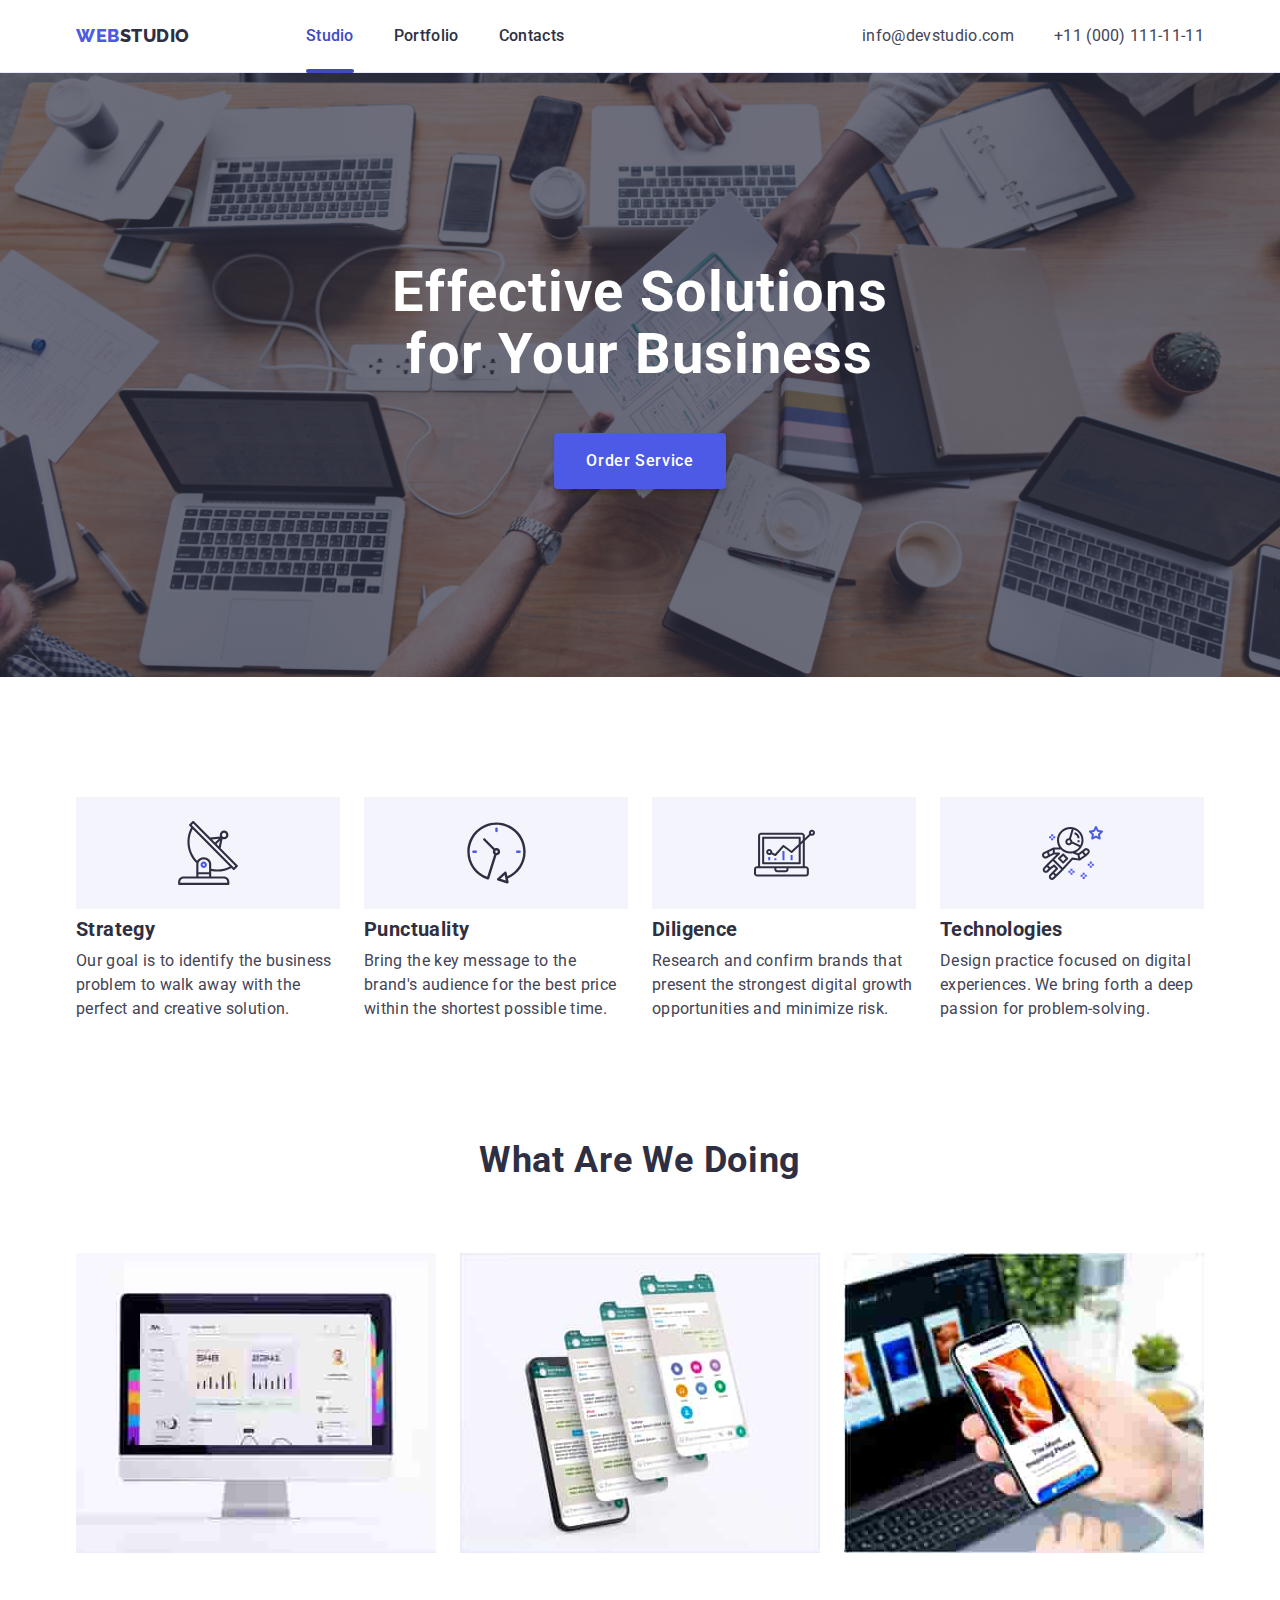
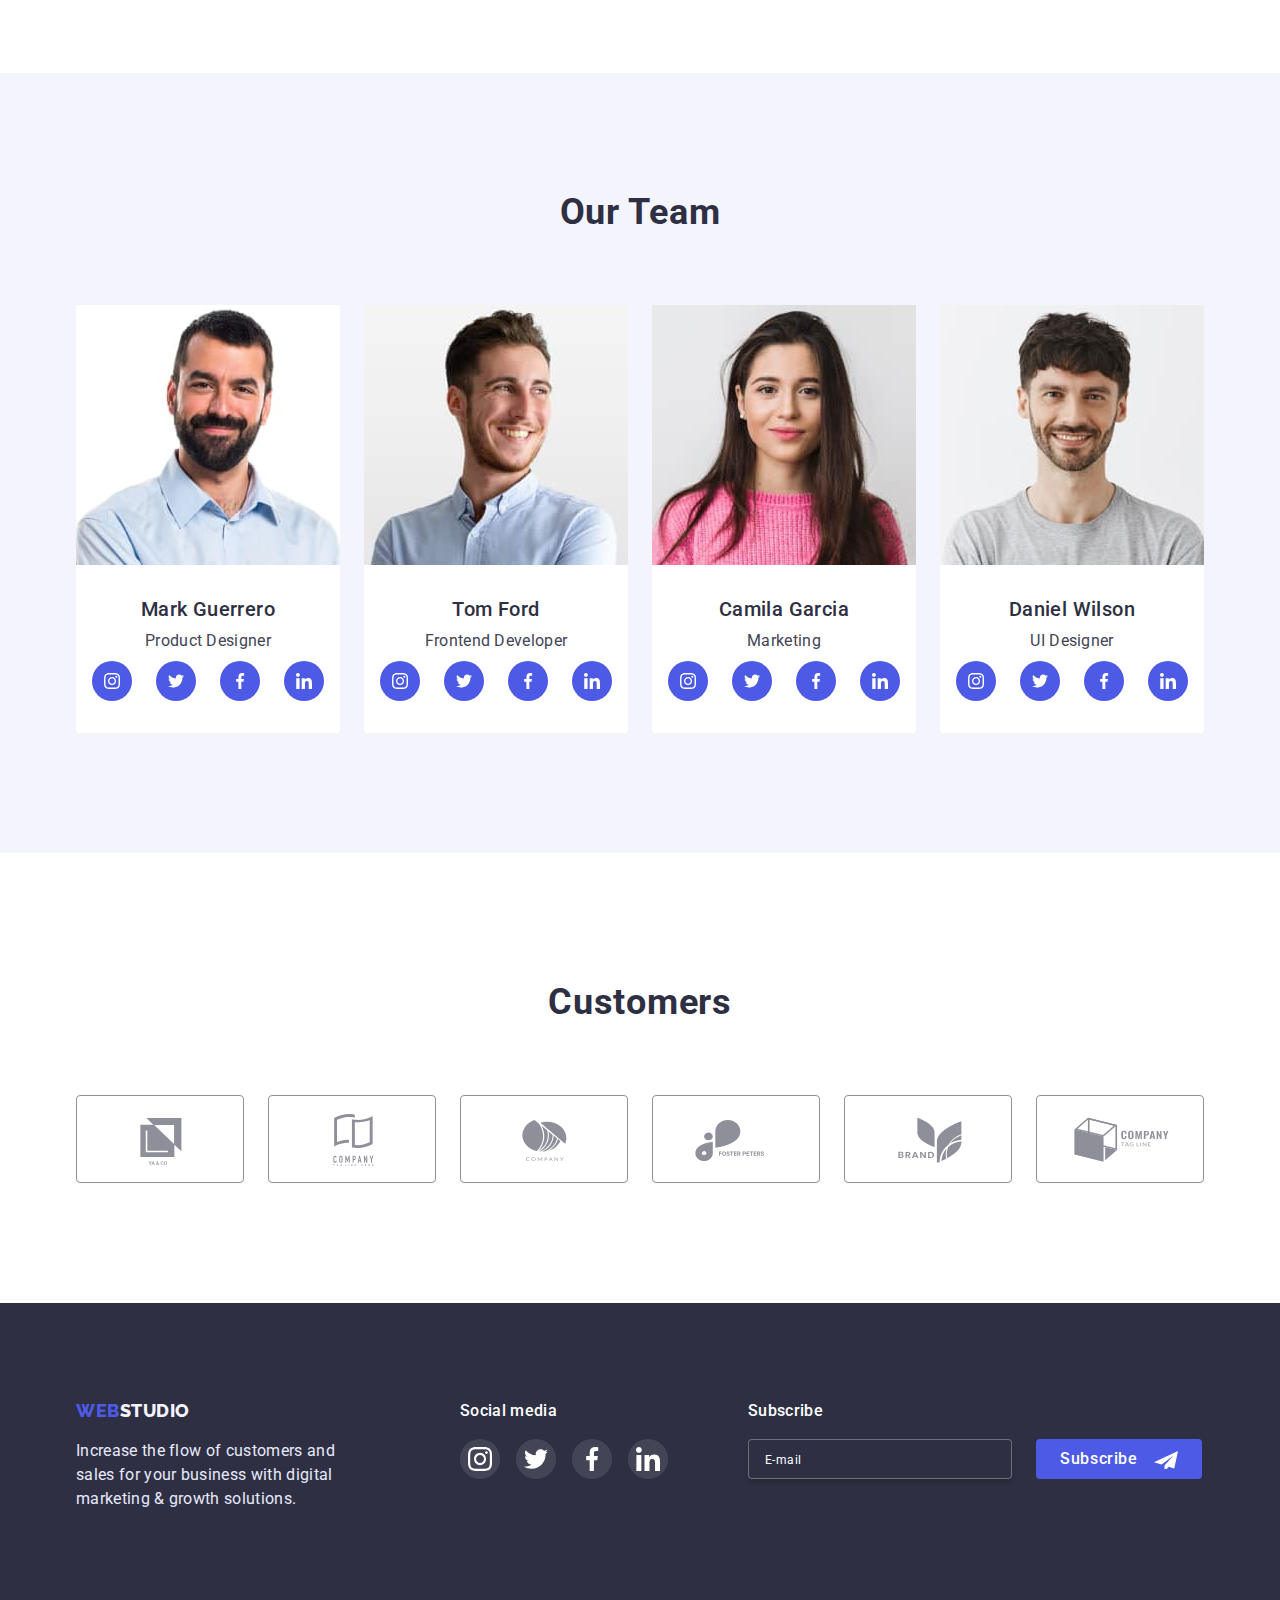
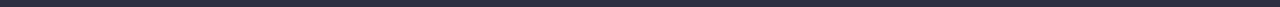
<file: index.html>
<!DOCTYPE html>
<html lang="en">
    <head>
        <meta charset="UTF-8">
        <meta http-equiv="X-UA-Compatible" content="IE=edge">
        <meta name="viewport" content="width=device-width, initial-scale=1.0">
        <title>Document</title> 
        <link rel="preconnect" href="https://fonts.googleapis.com">
        <link rel="preconnect" href="https://fonts.gstatic.com" crossorigin>
        <link href="https://fonts.googleapis.com/css2?family=Raleway:wght@800&family=Roboto:wght@400;500;700;900&display=swap" rel="stylesheet">
        <link rel="stylesheet" href="https://cdnjs.cloudflare.com/ajax/libs/modern-normalize/1.1.0/modern-normalize.min.css"/>
        <link rel="stylesheet" href="./css/styles.css"/>
    </head>

<body>
    <header class="page-header">
    <div class="container desktop-version">
        <nav class="main-nav">
            <a href="./portfolio.html" class="logo-first logo">WEB<span class="logo-second logo">STUDIO</span></a>
            <ul class="site-nav">
                <li class="nav"><a href="./index.html" class="link nav-link current">Studio</a></li>
                <li class="nav"><a href="./portfolio.html" class="link nav-link">Portfolio</a></li>
                <li class="nav"><a href="" class="link nav-link">Contacts</a></li>
            </ul>
            </nav>
        <address class="page-address">
        <ul class="contacts-nav">
            <li class="contact"><a href="mailto:info@devstudio.com" class="link contact-link">info@devstudio.com</a></li>
            <li class="contact"><a href="tel:+110001111111" class="link contact-link">+11 (000) 111-11-11</a></li>
        </ul>
        </address>
    </div>
        <div class="main-nav-mobile">
            <a href="./index.html" class="logo-first logo">WEB<span class="logo-second logo">STUDIO</span></a>
            <button type="button"  class="hamburger-btn js-open-menu">
                <span class="hamburger-icon"></span>
            </button>
        </div>
        
        <div class="mobile-menu js-menu-container">
            <button class="js-close-menu btn-mobile" type="button">
                <svg class="icon-mobile">
                    <use href="./images/icons.svg#icon-close"></use>
                </svg>
            </button>
            <ul class="mobile-nav">
                <li class="mobile-item"><a href="./index.html" class="mobile-nav-link current">Studio</a></li>
                <li class="mobile-item"><a href="./portfolio.html" class="mobile-nav-link">Portfolio</a></li>
                <li class="mobile-item"><a href="" class="mobile-nav-link">Contacts</a></li>
            </ul>
            <ul class="mobile-contacts">
            <li class="contact-item"><a href="tel:+110001111111" class="mobile-contact-link">+11 (000) 111-11-11</a></li>
            <li class="contact-item"><a href="mailto:info@devstudio.com" class="mobile-contact-link-mail">info@devstudio.com</a></li>
            </ul>

         <ul class="mobile-socials-list">
                <li class="socials-item">
                    <a class="socials-link" href="#">
                        <svg class="socials-icon mobile">
                             <use href="./images/icons.svg#icon-instagram"></use>
                        </svg>
                    </a>
                </li>
                <li class="socials-item">
                    <a class="socials-link" href="#">
                        <svg class="socials-icon mobile">
                            <use href="./images/icons.svg#icon-twitter"></use>
                        </svg>
                    </a>
                </li>
                <li class="socials-item">
                    <a class="socials-link" href="#">
                        <svg class="socials-icon mobile">
                            <use href="./images/icons.svg#icon-facebook"></use>
                        </svg>
                    </a>
                </li>
                <li class="socials-item">
                    <a class="socials-link" href="#">
                        <svg class="socials-icon mobile">
                            <use href="./images/icons.svg#icon-linkedin"></use>
                        </svg>
                    </a>
                </li>
         </ul>
        
        </div>

     </header>
    <main>
        <section class="hero">
            <h1 class="hero-title">Effective Solutions for Your Business</h1>
            <button type="button" class="hero-button" data-modal-open>Order Service</button>
        </section>

        <section class="section">
            <h2 class="visually-hidden">plans</h2>
            <div class="container">
            <ul class="flex-list">
                <li class="flex-item">
                <div class="icon">
                    <svg class="icon-list" width="64" height="64">
                        <use href="./images/icons.svg#icon-antenna"></use>
                    </svg>
                </div>
                <h3 class="subtitle">Strategy</h3>
                <p class="text">
                    Our goal is to identify the business problem to walk away with the perfect and creative solution.
                </p>
                </li>
                
                <li class="flex-item">
                    <div class="icon">
                    <svg class="icon-list" width="61" height="64">
                        <use href="./images/icons.svg#icon-clock"></use>
                    </svg>
                    </div>
                    <h3 class="subtitle">Punctuality</h3>
                    <p class="text">
                        Bring the key message to the brand's audience for the best price within the shortest possible time.
                    </p>
                </li>

                <li class="flex-item">
                    <div class="icon">
                    <svg class="icon-list" width="61" height="64">
                        <use href="./images/icons.svg#icon-computer"></use>
                    </svg>
                    </div>
                    <h3 class="subtitle">Diligence</h3>
                    <p class="text">
                        Research and confirm brands that present the strongest digital growth opportunities and minimize risk.
                    </p>
                </li>

                <li class="flex-item">
                    <div class="icon">
                    <svg class="icon-list" width="61" height="64">
                        <use href="./images/icons.svg#icon-astronaut"></use>
                    </svg>
                    </div>
                    <h3 class="subtitle">Technologies</h3>
                    <p class="text">
                        Design practice focused on digital experiences. We bring forth a deep passion for problem-solving.
                    </p>
                </li>
            </ul>
            </div>
        </section>
        
        <section class="section-img">
            <div class="container">
            <h2 class="headline">What are we doing</h2>
                <ul class="image">
                <li class="pic">
                    <img srcset="./images/comp.jpg 1x, ./images/comp@2x.jpg 2x" src="./images/comp.jpg" alt="monitor" width="360" height="300"/>
                </li>

                <li class="pic">
                    <img srcset="./images/app.jpg 1x, ./images/app@2x.jpg 2x" src="./images/app.jpg" alt="app" width="360" height="300"/>
                </li>

                <li class="pic">
                    <img srcset="./images/phone.jpg 1x, ./images/phone@2x.jpg 2x" src="./images/phone.jpg" alt="phone" width="360" height="300"/>
                </li>
            </ul>
            </div>
        </section>

        <section class="section gallery">
            <div class="container">
            <h2 class="caption">Our Team</h2>
            <ul class="gallery-list">
                <li class="staff">
                    <img srcset="./images/imag.jpg 1x, ./images/imag@2x.jpg 2x" src="./images/imag.jpg" alt="bearded man" width="264"/>
                    <div class="master">
                        <h3 class="subtitle sub-list">Mark Guerrero</h3>
                            <p class="text text-list">Product Designer</p>
                            <ul class="socials-list">
                               <li class="socials-item">
                                <a class="socials-link" href="#">
                                    <svg class="socials-icon">
                                        <use href="./images/icons.svg#icon-instagram"></use>
                                    </svg>
                                </a>
                               </li>
                               <li class="socials-item">
                                <a class="socials-link" href="#">
                                    <svg class="socials-icon">
                                        <use href="./images/icons.svg#icon-twitter"></use>
                                    </svg>
                                </a>
                               </li>
                               <li class="socials-item">
                                <a class="socials-link" href="#">
                                    <svg class="socials-icon">
                                        <use href="./images/icons.svg#icon-facebook"></use>
                                    </svg>
                                </a>
                               </li>
                               <li class="socials-item">
                                <a class="socials-link" href="#">
                                    <svg class="socials-icon">
                                        <use href="./images/icons.svg#icon-linkedin"></use>
                                    </svg>
                                </a>
                               </li>
                            </ul>
                    </div>
                </li>

                <li class="staff">
                    <img srcset="./images/img.jpg 1x, ./images/img@2x.jpg 2x" src="./images/img.jpg" alt="man looking away" width="264"/>
                    <div class="master">
                    <h3 class="subtitle sub-list">Tom Ford</h3>
                        <p class="text text-list">Frontend Developer</p>
                            <ul class="socials-list">
                               <li class="socials-item">
                                <a class="socials-link" href="#">
                                    <svg class="socials-icon">
                                        <use href="./images/icons.svg#icon-instagram"></use>
                                    </svg>
                                </a>
                               </li>
                               <li class="socials-item">
                                <a class="socials-link" href="#">
                                    <svg class="socials-icon">
                                        <use href="./images/icons.svg#icon-twitter"></use>
                                    </svg>
                                </a>
                               </li>
                               <li class="socials-item">
                                <a class="socials-link" href="#">
                                    <svg class="socials-icon">
                                        <use href="./images/icons.svg#icon-facebook"></use>
                                    </svg>
                                </a>
                               </li>
                               <li class="socials-item">
                                <a class="socials-link" href="#">
                                    <svg class="socials-icon">
                                        <use href="./images/icons.svg#icon-linkedin"></use>
                                    </svg>
                                </a>
                               </li>
                            </ul>
                    </div>
                </li>

                <li class="staff">
                    
                    <img srcset="./images/image.jpg 1x, ./images/image@2x.jpg 2x" src="./images/image.jpg" alt="girl in pink" width="264"/>
                    <div class="master">
                    <h3 class="subtitle sub-list">Camila Garcia</h3>
                    <p class="text text-list">Marketing</p>
                            <ul class="socials-list">
                               <li class="socials-item">
                                <a class="socials-link" href="#">
                                    <svg class="socials-icon">
                                        <use href="./images/icons.svg#icon-instagram"></use>
                                    </svg>
                                </a>
                               </li>
                               <li class="socials-item">
                                <a class="socials-link" href="#">
                                    <svg class="socials-icon">
                                        <use href="./images/icons.svg#icon-twitter"></use>
                                    </svg>
                                </a>
                               </li>
                               <li class="socials-item">
                                <a class="socials-link" href="#">
                                    <svg class="socials-icon">
                                        <use href="./images/icons.svg#icon-facebook"></use>
                                    </svg>
                                </a>
                               </li>
                               <li class="socials-item">
                                <a class="socials-link" href="#">
                                    <svg class="socials-icon">
                                        <use href="./images/icons.svg#icon-linkedin"></use>
                                    </svg>
                                </a>
                               </li>
                            </ul>
                    </div>
                </li>

                <li class="staff">
                
                    <img srcset="./images/imgg.jpg 1x, ./images/imgg@2x.jpg 2x" src="./images/imgg.jpg" alt="man in t-shirt" width="264"/>
                    <div class="master">
                    <h3 class="subtitle sub-list">Daniel Wilson</h3>
                    <p class="text text-list">UI Designer</p>
                            <ul class="socials-list">
                               <li class="socials-item">
                                <a class="socials-link" href="#">
                                    <svg class="socials-icon">
                                        <use href="./images/icons.svg#icon-instagram"></use>
                                    </svg>
                                </a>
                               </li>
                               <li class="socials-item">
                                <a class="socials-link" href="#">
                                    <svg class="socials-icon">
                                        <use href="./images/icons.svg#icon-twitter"></use>
                                    </svg>
                                </a>
                               </li>
                               <li class="socials-item">
                                <a class="socials-link" href="#">
                                    <svg class="socials-icon">
                                        <use href="./images/icons.svg#icon-facebook"></use>
                                    </svg>
                                </a>
                               </li>
                               <li class="socials-item">
                                <a class="socials-link" href="#">
                                    <svg class="socials-icon">
                                        <use href="./images/icons.svg#icon-linkedin"></use>
                                    </svg>
                                </a>
                               </li>
                            </ul>
                    </div>
                </li>
            </ul>
            </div>
        </section>

        <section class="customers">
            <div class="container">
                <h2 class="caption">Customers</h2>
                <ul class="client-list">
                <li class="client">
                <a class="adress-client" href="#">
                    <svg class="icon-customers">
                     <use href="./images/icons.svg#icon-yago"></use>
                    </svg>
                </a>
                </li>
                <li class="client">
                <a class="adress-client" href="#">
                   <svg class="icon-customers" >
                     <use href="./images/icons.svg#icon-companytagline"></use>
                   </svg>
                </a>
                </li>
                <li class="client">
                <a class="adress-client" href="#">
                   <svg class="icon-customers" >
                     <use href="./images/icons.svg#icon-company"></use>
                   </svg>
                </a>
                </li>
                <li class="client">
                <a class="adress-client" href="#">
                  <svg class="icon-customers">
                     <use href="./images/icons.svg#icon-fosterpeters"></use>
                  </svg>
                </a>
                </li>
                <li class="client">
                    <a class="adress-client" href="#">
                     <svg class="icon-customers">
                        <use href="./images/icons.svg#icon-brand"></use>
                     </svg>
                    </a>
                </li>
                <li class="client">
                    <a class="adress-client" href="#">
                     <svg class="icon-customers">
                        <use href="./images/icons.svg#icon-companytag"></use>
                     </svg>
                    </a>
                </li>
                </ul>
            </div>
        </section>
    </main>
    <footer class="page-footer">
    <div class="container footer-container">
        <div class="footer-first">
        <a href="./index.html" class="logo-first logo">WEB<span class="logo-footer logo">STUDIO</span></a>
        <p class="text-footer">Increase the flow of customers and sales for your business with digital marketing & growth solutions.</p>
        </div>
        <div class="socials-footer-container">
            <p class="socials-footer">Social media</p>
            <ul class="socials-footer-list">
                <li class="socials-footer-item">
                    <a class="socials-footer-link" href="#">
                        <svg class="socials-footer-icon">
                            <use href="./images/icons.svg#icon-instagram"></use>
                        </svg>
                    </a>
                </li>
                <li class="socials-footer-item"> 
                    <a class="socials-footer-link" href="#">
                        <svg class="socials-footer-icon">
                            <use href="./images/icons.svg#icon-twitter"></use>
                        </svg>
                    </a>
                </li>
                <li class="socials-footer-item">
                    <a class="socials-footer-link" href="#">
                        <svg class="socials-footer-icon">
                            <use href="./images/icons.svg#icon-facebook"></use>
                        </svg>
                    </a>
                </li>
                <li class="socials-footer-item">
                    <a class="socials-footer-link" href="#">
                        <svg class="socials-footer-icon"> 
                            <use href="./images/icons.svg#icon-linkedin"></use>
                        </svg>
                    </a>
                </li>
            </ul>
        </div>
            
            <div class="subscribe-container">
            <p class="footer-form-caption socials-footer">Subscribe</p>
            <form class="footer-form">
                   
                    <input class="footer-input" type="email" name="email" id="email" placeholder="E-mail" />
                    <button class="footer-form-btn" type="submit">Subscribe
                        <svg class="footer-form-btn-icon">
                            <use href="./images/icons.svg#icon-subscribe" width="24" height="24" ></use>
                        </svg>
                    </button>
                    
            </form>
            </div>
    </div>
    </footer>

    <div class="backdrop is-hidden" data-modal>
        <div class="modal">
             <button class="modal-close" type="button" data-modal-close>
                <svg class="modal-icon">
                    <use href="./images/icons.svg#icon-close"></use>
                </svg>
             </button>
        <form name="contact-form" autocomplete="on" novalidate class="modal-form">
                <p class="form-title">Leave your contacts and we will call you back</p>
                    <div class="modal-form-input-container">
                    <label class="modal-form-caption" for="name">Name</label>
                    <input class="modal-form-input input-icon" id="name" type="text" name="name"/>
                    <svg class="modal-form-icon" width="18" height="18">
                        <use href="./images/icons.svg#icon-person"></use>
                    </svg>
                    </div>
                    
                    <div class="modal-form-input-container">
                    <label class="modal-form-caption" for="phone">Phone</label>
                    <input class="modal-form-input" id="phone" type="tel" name="phone"/>
                    <svg class="modal-form-icon" width="18" height="24">
                        <use href="./images/icons.svg#icon-phone"></use>
                    </svg>
                    </div>
                    
                    <div class="modal-form-input-container">
                    <label class="modal-form-caption" for="user-email">Email</label>
                    <input class="modal-form-input"  type="email" name="email" id="user-email" />
                    <svg class="modal-form-icon" width="18" height="24">
                        <use href="./images/icons.svg#icon-email"></use>
                    </svg>
                    </div>
                    
                    <div class="modal-form-input-container form-comment">
                    <label class="modal-form-caption textarea">Comment</label>
                        <textarea name="comment" id="comment" class="modal-form-message" cols="30" rows="8" placeholder="Text input"></textarea>
                    
                    </div>
    
                    <label class="modal-form-check">
                        <input class="checkbox-input visually-hidden" type="checkbox" name="checkbox" id="checkbox">
                        <span class="checkbox-icon"></span>
                        <span>I accept the terms and conditions of the <a class="link-privacy" href="">Privacy Policy</a></span>
                    </label>
                    
                    
                    <div class="btn"><button class="btn-form" type="submit">Send</button></div>
        </form>
        </div>
    </div>
    <script src="./js/mobile-menu.js"></script>
    <script src="./js/modal.js"></script>
</body>
</html>
</file>
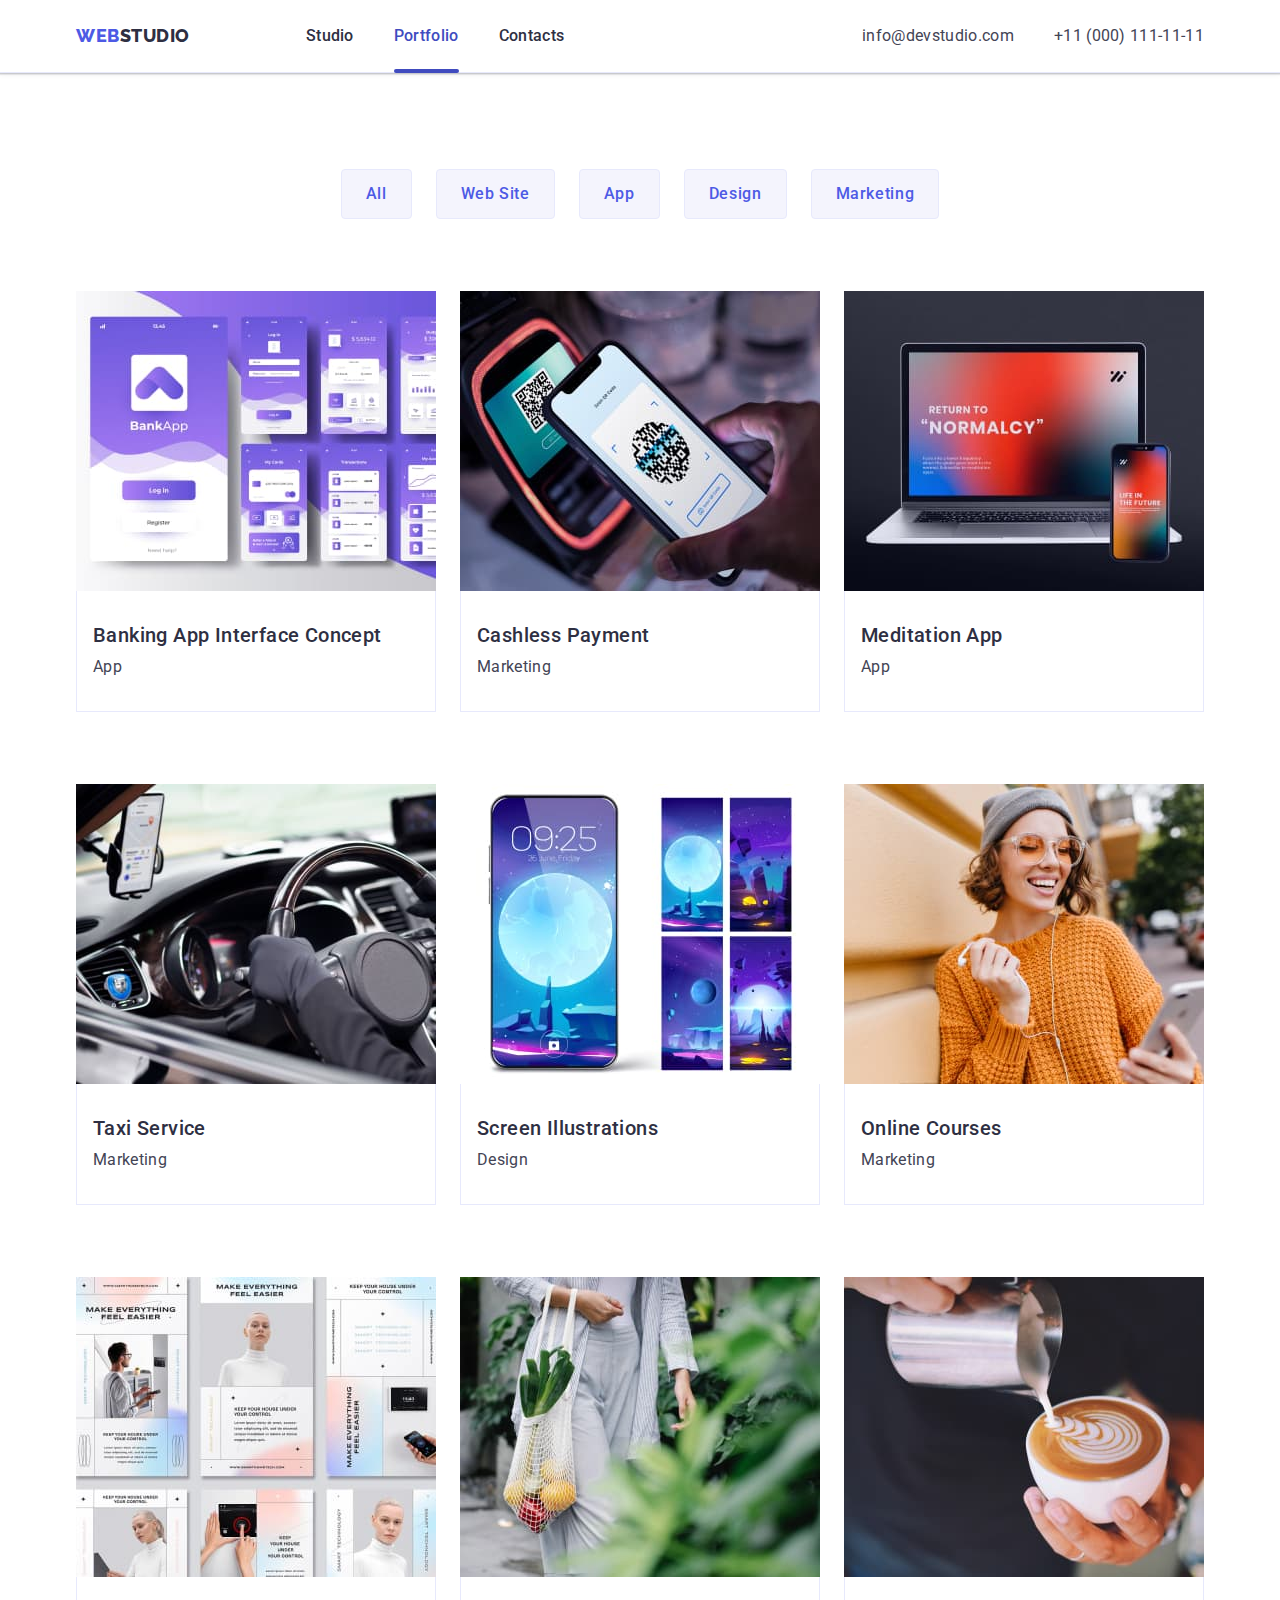
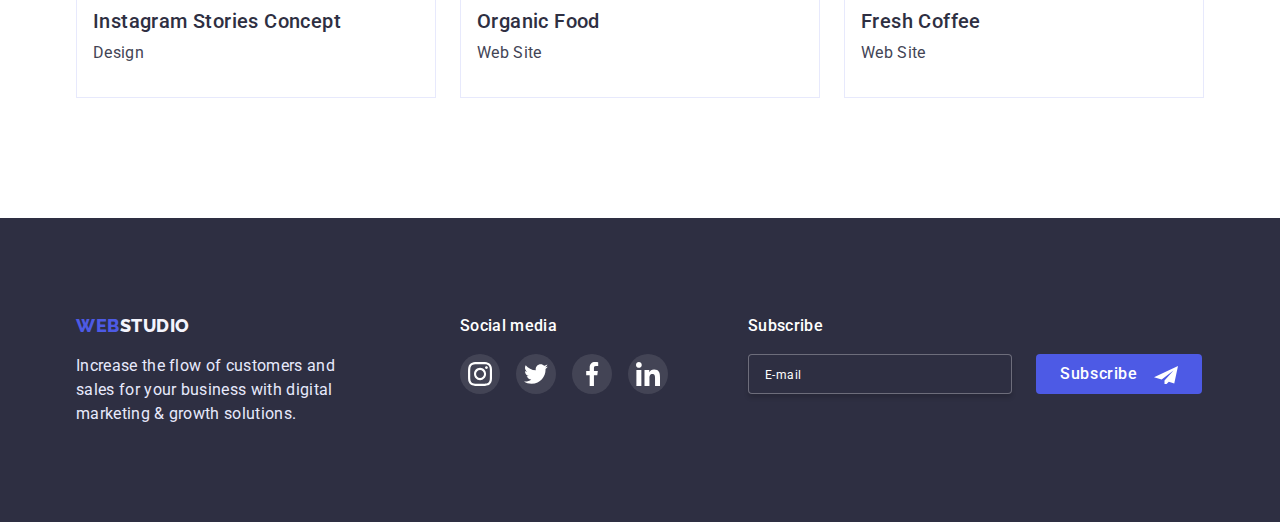
<file: portfolio.html>
<!DOCTYPE html>
<html lang="en">
    <head>
        <meta charset="UTF-8">
        <meta http-equiv="X-UA-Compatible" content="IE=edge">
        <meta name="viewport" content="width=device-width, initial-scale=1.0">
        <title>Portfolio</title> 
        <link rel="preconnect" href="https://fonts.googleapis.com">
        <link rel="preconnect" href="https://fonts.gstatic.com" crossorigin>
        <link href="https://fonts.googleapis.com/css2?family=Raleway:wght@800&family=Roboto:wght@400;500;700;900&display=swap" rel="stylesheet">
        <link rel="stylesheet" href="https://cdnjs.cloudflare.com/ajax/libs/modern-normalize/1.1.0/modern-normalize.min.css"/>
        <link rel="stylesheet" href="./css/styles.css" />
    </head>
    <body>
        <header class="page-header">
            <div class="container desktop-version">
            <nav class="main-nav">
            <a href="./index.html" class="logo-first logo">WEB<span class="logo-second logo">STUDIO</span></a>
            <ul class="site-nav">
                <li class="nav"><a href="./index.html" class="link nav-link">Studio</a></li>
                <li class="nav"><a href="./portfolio.html" class="link nav-link current">Portfolio</a></li>
                <li class="nav"><a href="" class="link nav-link">Contacts</a></li>
            </ul>
            </nav>
            <address class="page-address">
                <ul class="contacts-nav">
                    <li class="contact"><a href="mailto:info@devstudio.com" class="link contact-link">info@devstudio.com</a></li>
                    <li class="contact"><a href="tel:+110001111111" class="link contact-link">+11 (000) 111-11-11</a></li>
                </ul>
            </address>
            </div>
            <div class="main-nav-mobile">
            <a href="./index.html" class="logo-first logo">WEB<span class="logo-second logo">STUDIO</span></a>
            <button type="button" class="hamburger-btn js-open-menu">
                <span class="hamburger-icon"></span>
            </button>
        </div>
        <div class="mobile-menu js-menu-container">
            <button class="js-close-menu btn-mobile" type="button">
                <svg class="icon-mobile">
                    <use href="./images/icons.svg#icon-close"></use>
                </svg>
            </button>
            <ul class="mobile-nav">
                <li class="mobile-item"><a href="./index.html" class="mobile-nav-link">Studio</a></li>
                <li class="mobile-item"><a href="./portfolio.html" class="mobile-nav-link current">Portfolio</a></li>
                <li class="mobile-item"><a href="" class="mobile-nav-link">Contacts</a></li>
            </ul>
            <ul class="mobile-contacts">
            <li class="contact-item"><a href="tel:+110001111111" class="link mobile-contact-link">+11 (000) 111-11-11</a></li>
            <li class="contact-item"><a href="mailto:info@devstudio.com" class="link mobile-contact-link-mail">info@devstudio.com</a></li>
            </ul>

         <ul class="socials-list mobile">
                <li class="socials-item">
                    <a class="socials-link" href="#">
                        <svg class="socials-icon mobile">
                             <use href="./images/icons.svg#icon-instagram"></use>
                        </svg>
                    </a>
                </li>
                <li class="socials-item">
                    <a class="socials-link" href="#">
                        <svg class="socials-icon">
                            <use href="./images/icons.svg#icon-twitter"></use>
                        </svg>
                    </a>
                </li>
                <li class="socials-item">
                    <a class="socials-link" href="#">
                        <svg class="socials-icon">
                            <use href="./images/icons.svg#icon-facebook"></use>
                        </svg>
                    </a>
                </li>
                <li class="socials-item">
                    <a class="socials-link" href="#">
                        <svg class="socials-icon">
                            <use href="./images/icons.svg#icon-linkedin"></use>
                        </svg>
                    </a>
                </li>
         </ul>
        
        </div>

        </header>
        <main>
            <section class="section portfolio">
                <div class="container">
                <h1 class="visually-hidden">Portfolio</h1>
                <ul class="list-btn">
                    <li class="btn"><button type="button" class="item-btn">All</button></li>
                    <li class="btn"><button type="button" class="item-btn">Web Site</button></li>
                    <li class="btn"><button type="button" class="item-btn">App</button></li>
                    <li class="btn"><button type="button" class="item-btn">Design</button></li>
                    <li class="btn"><button type="button" class="item-btn">Marketing</button></li>
                </ul>

                <ul class="service-list">
                    <li class="service">
                        <a href="" class="link service-link">
                            <div class="service-thumb">
                            <img src="./images portfolio/bankapp.jpg" alt="banking app" width="360" />
                            <div class="service-text-card">
                                <p>
                                    14 Stylish and User-Friendly App Design Concepts · Task Manager App · Calorie Tracker App · Exotic Fruit Ecommerce App · Cloud Storage App
                                </p>
                            </div>
                            </div>
                            <div class="service-info"><h2 class="service-title">Banking App Interface Concept</h2>
                            <p class="text service-text">App</p></div>
                        </a>
                    </li>
                    
                    <li class="service">
                        <a href="" class="link service-link">
                            <div class="service-thumb">
                            <img src="./images portfolio/payment.jpg" alt="cashless payment" width="360" />
                            <div class="service-text-card">
                                <p>
                                    14 Stylish and User-Friendly App Design Concepts · Task Manager App · Calorie Tracker App · Exotic Fruit Ecommerce App · Cloud Storage App
                                </p>
                            </div>
                            </div>
                            <div class="service-info"><h2 class="service-title">Cashless Payment</h2>
                            <p class="text service-text">Marketing</p></div>
                        </a>
                    </li>

                    <li class="service">
                        <a href="" class="link service-link">
                            <div class="service-thumb">
                            <img src="./images portfolio/medapp.jpg" alt="meditation app" width="360" />
                            <div class="service-text-card">
                                <p>
                                    14 Stylish and User-Friendly App Design Concepts · Task Manager App · Calorie Tracker App · Exotic Fruit Ecommerce App · Cloud Storage App
                                </p>
                            </div>
                            </div>
                            <div class="service-info"><h2 class="service-title">Meditation App</h2>
                            <p class="text service-text">App</p></div>
                        </a>
                    </li>

                    <li class="service">
                        <a href="" class="link service-link">
                            <div class="service-thumb">
                            <img src="./images portfolio/taxi.jpg" alt="auto" width="360" />
                            <div class="service-text-card">
                                <p>
                                    14 Stylish and User-Friendly App Design Concepts · Task Manager App · Calorie Tracker App · Exotic Fruit Ecommerce App · Cloud Storage App
                                </p>
                            </div>
                            </div>
                            <div class="service-info"><h2 class="service-title">Taxi Service</h2>
                            <p class="text service-text">Marketing</p></div>
                        </a>
                    </li>

                    <li class="service">
                        <a href="" class="link service-link">
                            <div class="service-thumb">
                            <img src="./images portfolio/illustrations.jpg" alt="phone screen" width="360" />
                            <div class="service-text-card">
                                <p>
                                    14 Stylish and User-Friendly App Design Concepts · Task Manager App · Calorie Tracker App · Exotic Fruit Ecommerce App · Cloud Storage App
                                </p>
                            </div>
                            </div>
                            <div class="service-info"><h2 class="service-title">Screen Illustrations</h2>
                            <p class="text service-text">Design</p></div>
                        </a>
                    </li>

                    <li class="service">
                        <a href="" class="link service-link">
                            <div class="service-thumb">
                            <img src="./images portfolio/online.jpg" alt="selfie" width="360" />
                            <div class="service-text-card">
                                <p>
                                    14 Stylish and User-Friendly App Design Concepts · Task Manager App · Calorie Tracker App · Exotic Fruit Ecommerce App · Cloud Storage App
                                </p>
                            </div>
                            </div>
                            <div class="service-info"><h2 class="service-title">Online Courses</h2>
                            <p class="text service-text">Marketing</p></div>
                        </a>
                    </li>

                    <li class="service">
                        <a href="" class="link service-link">
                            <div class="service-thumb">
                            <img src="./images portfolio/concept.jpg" alt="concept on white" width="360" />
                            <div class="service-text-card">
                                <p>
                                    14 Stylish and User-Friendly App Design Concepts · Task Manager App · Calorie Tracker App · Exotic Fruit Ecommerce App · Cloud Storage App
                                </p>
                            </div>
                            </div>
                            <div class="service-info"><h2 class="service-title">Instagram Stories Concept</h2>
                            <p class="text service-text">Design</p></div>
                        </a>
                    </li>

                    <li class="service">
                        <a href="" class="link service-link">
                            <div class="service-thumb">
                            <img src="./images portfolio/organic.jpg" alt="food in the net" width="360" />
                            <div class="service-text-card">
                                <p>
                                    14 Stylish and User-Friendly App Design Concepts · Task Manager App · Calorie Tracker App · Exotic Fruit Ecommerce App · Cloud Storage App
                                </p>
                            </div>
                            </div>
                            <div class="service-info"><h2 class="service-title">Organic Food</h2>
                            <p class="text service-text">Web Site</p></div>
                        </a>
                    </li>

                    <li class="service">
                        <a href="" class="link service-link">
                            <div class="service-thumb">
                            <img src="./images portfolio/coffee.jpg" alt="coffee" width="360" />
                            <div class="service-text-card">
                                <p>
                                    14 Stylish and User-Friendly App Design Concepts · Task Manager App · Calorie Tracker App · Exotic Fruit Ecommerce App · Cloud Storage App
                                </p>
                            </div>
                            </div>
                            <div class="service-info"><h2 class="service-title">Fresh Coffee</h2>
                            <p class="text service-text">Web Site</p></div>
                        </a>
                    </li>
                </ul>
                </div>
            </section>
        </main>
    </body>
    <footer class="page-footer">
        <div class="container footer-container">
            <div>
        <a href="./portfolio.html" class="logo-first logo">WEB<span class="logo-footer logo">STUDIO</span></a>
        <p class="text-footer">Increase the flow of customers and sales for your business with digital marketing & growth solutions.</p>
           </div>
            <div class="socials-footer-container">
            <p class="socials-footer">Social media</p>
            <ul class="socials-footer-list" href="#">
                <li class="socials-footer-item">
                    <a class="socials-footer-link" href="#">
                        <svg class="socials-footer-icon">
                            <use href="./images/icons.svg#icon-instagram"></use>
                        </svg>
                    </a>
                </li>
                <li class="socials-footer-item"> 
                    <a class="socials-footer-link" href="#">
                        <svg class="socials-footer-icon">
                            <use href="./images/icons.svg#icon-twitter"></use>
                        </svg>
                    </a>
                </li>
                <li class="socials-footer-item">
                    <a class="socials-footer-link" href="#">
                        <svg class="socials-footer-icon">
                            <use href="./images/icons.svg#icon-facebook"></use>
                        </svg>
                    </a>
                </li>
                <li class="socials-footer-item">
                    <a class="socials-footer-link" href="#">
                        <svg class="socials-footer-icon"> 
                            <use href="./images/icons.svg#icon-linkedin"></use>
                        </svg>
                    </a>
                </li>
            </ul>
            </div>
        
            <div class="subscribe-container">
            <p class="footer-form-caption socials-footer">Subscribe</p>
            <form class="footer-form">
                   
                    <input class="footer-input" type="email" name="email" id="email" placeholder="E-mail" />
                    <button class="footer-form-btn" type="submit">Subscribe
                        <svg class="footer-form-btn-icon">
                            <use href="./images/icons.svg#icon-subscribe" width="24" height="24" ></use>
                        </svg>
                    </button>
                    
            </form>
            </div>
        </div>
    </footer>
    <script src="./js/mobile-menu.js"></script>
</html>
</file>
<file: css/styles.css>
body {
    font-family: "Roboto", sans-serif;
    font-size: 16px;
    background-color: var(--white);
}

/* css var */
:root {
    --primary-brend: #4D5AE5;
    --pressed-state: #404BBF;
    --dark: #2E2F42;
    --success: #31D0AA;
    --text: #434455;
    --subtle-text: #8E8F99;
    --accent: #E7E9FC;
    --light: #F4F4FD;
    --modal-overlay: #2E2F42;
    --hero-background: rgba(46, 47, 66, 0.7);
    --white: #FFFFFF; 
    --modal-background: #FCFCFC ;

}

ul {
    padding: 0;
    margin: 0;
    list-style-type: none;
}

h2 {
    margin-bottom: 72px;
}

.page-header {
    border-bottom: 1px solid var(--accent);
    background: var(--white);
    box-shadow: 0px 2px 1px rgba(46, 47, 66, 0.08), 0px 1px 1px rgba(46, 47, 66, 0.16), 0px 1px 6px rgba(46, 47, 66, 0.08);
}

@media (min-width: 320px) {
    .section {
        padding-top: 96px;
        padding-bottom: 96px;
    }
}

@media (min-width: 1158px) {
    .section {
        padding-top: 120px;
        padding-top: 96px;
    }
}

.container {
    max-width: 428px;
    padding-left: 15px;
    padding-right: 15px;
    margin-left: auto;
    margin-right: auto;
}


@media screen and (min-width: 768px) {
    .container {
        max-width: 768px;
    }
}

/*@media (min-width: 768px) {
    .container {
        width: 552px;
        padding-left: 15px;
        padding-right: 15px;
    }
}*/

@media screen and (min-width: 1158px) {
    .container {
        max-width: 1158px;
    }
}

.desktop-version {
    display: flex;
    align-items: center;
}



.contacts-nav {
    display: flex;
    align-items: center;
}


@media (min-width: 768px) {
    .contacts-nav {
        flex-direction: column;
        gap: 12px;
        
    }
}

@media (min-width: 768px) {
    .contacts-nav .contact {
    margin: 0px;
    padding: 0;
}
}

@media (min-width: 1158px) {
    .contacts-nav {
        flex-direction: row;
        gap: 40px;
      
    }
}

@media (max-width: 768px) {
    .contact {
        margin-right: 0;
    }
}

@media (min-width: 768px) {
    .main-nav-mobile {
        display: none;
    }
}

@media (max-width: 768px) and (min-width: 320px) {
    .desktop-version {
        display: none;
    }
}

.main-nav-mobile {
    display: flex;
    align-items: center;
    justify-content: space-between;
    width: 100%;
    padding: 24px 16px;
    margin: auto;
    max-width: 428px;
}

.hamburger-btn {
    background-color: transparent;
    border: none;
    padding: 0;
}

.hamburger-icon {
    background-image: url(../images/menu-hamburger.svg);
    background-size: contain;
    background-repeat: no-repeat;
    width: 32px;
    height: 22px;
    display: block;
    stroke: rgba(46, 47, 66, 1);
}

@media (min-width: 768px) {
    .main-nav-mobile {
        display: none;
    }
}

.site-nav {
    display: flex;
    margin-left: 76px;
}

@media (min-width: 768px) {
    .site-nav {
        margin-left: 120px;
    }
}

.logo-first {
    font-family: "Raleway";
    font-weight: 800;
    font-size: 18px;
    line-height: 1.33;
    letter-spacing: 0.03em;
    color: var(--primary-brend);
    text-transform: uppercase;
}
.logo-second {
    color: var(--dark);
   
}



.link {
    text-decoration: none;
}

.main-nav {
    display: flex;
    align-items: center;
    gap: 40px;
}

.site-nav {
    display: flex;
    margin-left: 76px;
}
 


.main-nav .nav:not(:last-child) {
    margin-right: 40px;
}

.nav-link {
    display: block;
    padding-top: 24px;
    padding-bottom: 24px;
    font-size: 16px;
    line-height: 1.5;
    font-weight: 500;
    letter-spacing: 0.02em;
    color: var(--dark);
    transition: color 250ms cubic-bezier(0.4, 0, 0.2, 1);
}

.nav-link:hover,
.nav-link:focus {
    color: var(--pressed-state);

}
.nav-link.link {
    position: relative;
}

.nav-link.current::after{
    position: absolute;
    display: block;
    content: "";
    width: 100%;
    height: 4px;
    bottom: -1px;
    left: 0;
    background-color: var(--pressed-state);
    border-color: transparent;
    border-radius: 2px;
    margin-top: 24px;
    opacity: 0;
}

.nav-link.link::after{
    opacity: 1;
}
 .nav-link.current {
    color: var(--pressed-state);
 }

.contact-link:hover,
.contact-link:focus {
    color: var(--pressed-state); 
}

.contact-link {
    font-style: normal;
    font-weight: 400;
    font-size: 12px;
    line-height: 1.5;
    color: var(--text);
    text-decoration: none;
    letter-spacing: 0.02em;
    transition: color 250ms cubic-bezier(0.4, 0, 0.2, 1);
}



.contacts-nav {
    display: flex;
}

.page-address {
    margin-left: auto;
}



@media (min-width: 1158px) {
    .contact-link {
    font-size: 16px;
}
}

.hero {
    background-image: linear-gradient(0deg, rgba(46, 47, 66, 0.7), rgba(46, 47, 66, 0.7)), url(../images/people-office.jpg);
    background-repeat: no-repeat;
    background-size: cover;
    background-position: center;
    text-align: center;
    max-width: 428px;
    background-color: var(--dark);
    padding-top: 112px;
    padding-bottom: 112px;
    margin-left: auto;
    margin-right: auto;
}
@media (min-width: 768px) {
    .hero {
        max-width: 768px;
        background-image: linear-gradient(0deg, rgba(46, 47, 66, 0.7), rgba(46, 47, 66, 0.7)), url(../images/people-office.jpg);
    }
}

@media (min-width: 768px) and (min-device-pixel-ratio: 2),
(min-width: 768px) and (-webkit-min-device-pixel-ratio: 2),
(min-width: 768px) and (min-resolution: 192dpi),
(min-width: 768px) and (min-resolution: 2dppx)  {
    .hero {
       
        background-image: linear-gradient(0deg, rgba(46, 47, 66, 0.7), rgba(46, 47, 66, 0.7)), url(../images/people-office@2x.jpg);
    }
}

@media (min-width: 1158px) {
    .hero {
        padding-top: 188px;
        padding-bottom: 188px;
        max-width: 1440px;
        background-image: linear-gradient(0deg, rgba(46, 47, 66, 0.7), rgba(46, 47, 66, 0.7)), url(../images/people-office.jpg);
    }
}

@media (min-width: 1158px) and (min-device-pixel-ratio: 2),
(min-width: 1158px) and (-webkit-min-device-pixel-ratio: 2),
(min-width: 1158px) and (min-resolution: 192dpi),
(min-width: 1158px) and (min-resolution: 2dppx)  {
    .hero {
       
        background-image: linear-gradient(0deg, rgba(46, 47, 66, 0.7), rgba(46, 47, 66, 0.7)), url(../images/people-office@2x.jpg);
    }
}

@media (min-device-pixel-ratio: 2),
  (min-resolution: 192dpi),
  (min-resolution: 2dppx)  {
    .hero {
        background-image: linear-gradient(0deg, rgba(46, 47, 66, 0.7), rgba(46, 47, 66, 0.7)), url(../images/people-office@2x.jpg);
    }
}

.hero-title {
    margin: 0 auto;
    margin-top: 0;
    margin-bottom: 72px;
    font-weight: 700;
    font-size: 36px;
    line-height: 1.07;
    text-align: center;
    letter-spacing: 0.02em;
    color: var(--white);
    max-width: 320px;
}

@media (min-width: 768px) {
    .hero-title {
    font-size: 56px;
    line-height: 1.11;
    margin-bottom: 36px;
    max-width: 496px;
}
}

@media (min-width: 1158px) {
    .hero-title {
    margin-bottom: 48px;
}
}
.hero-button {
    padding: 16px 32px;
    font-family: "Roboto", sans-serif;
    font-style: normal;
    font-weight: 500;
    font-size: 16px;
    line-height: 1.5;
    color: var(--white);
    letter-spacing: 0.04em;
    box-shadow: 0px 4px 4px rgba(0, 0, 0, 0.15);
    border-radius: 4px;
    border: none;
    background-color: var(--primary-brend);
    cursor: pointer;
    transition: background-color 250ms cubic-bezier(0.4, 0, 0.2, 1);
}

.hero-button:hover,
.hero-button:focus {
    background-color: var(--pressed-state);

}
 
.visually-hidden {
    position: absolute;
    width: 1px;
    height: 1px;
    overflow: hidden;
    margin: -1px;
    border: 0;
    padding: 0;
    white-space: nowrap;
    clip-path: inset(50%);
    clip: rect(0 0 0 0);
}

.section {
    padding-top: 96px;
    padding-bottom: 96px;
}

@media (min-width: 1158px) {
    .section {
    padding-top: 120px;
    padding-bottom: 120px;
    }
}
.flex-list {
    display: flex;
    flex-wrap: wrap;
}

@media (min-width: 320px) and (max-width: 1157px) {
    .flex-list {
        justify-content: flex-start;
    }
}

@media (min-width: 1158px)  {
    .flex-list  {
        flex-wrap: nowrap;
        
    }
}

@media (min-width: 320px) and (max-width: 767px) {
    .flex-list .flex-item:not(:last-child) {
        margin-right: 0;
        margin-bottom: 72px;
    }
}

@media (min-width: 768px) and (max-width: 1158px) {
    .flex-list {
       row-gap: 72px;
       column-gap: 24px;
    }
}



@media (min-width: 768px)  {
    .flex-item  {
        width: 356px;
    }
}

@media (min-width: 1158px) {
    .flex-item {
        flex-basis: calc((100%-24px * 3) / 4);
        margin-bottom: 0;
    }
}

@media (min-width: 1158px) {
    .flex-list .flex-item {
        display: block;
        margin-right: 24px;
    }
}

.flex-item .subtitle {
    
    text-align: center;
    font-weight: 700;
    font-size: 36px;
    line-height: 1.11;
    text-transform: capitalize;
}


@media (min-width: 768px) {
    .flex-item .subtitle  {
        text-align: start;
    }
}

@media (min-width: 1158px) {
    .flex-item .subtitle {
        font-size: 20px;
        line-height: 1.2;
        letter-spacing: 0.02;
    }
}

@media (min-width: 320px) and (max-width: 768px) {
    .flex-item .text  {
        text-align: left;
    }
}
@media (max-width: 1158px) {
    .flex-item .icon {
        display: none;
    }
}


.flex-item {
    display: block;
    
}



.flex-item:nth-child(4n) {
    margin-right: 0;
}

.icon {
    display: flex;
    max-width: 264px;
    height: 112px;
    background-color: var(--light);
    justify-content: center;
    align-items: center;
    margin-bottom: 8px;
}

.section-img {
    padding-top: 0;
    padding-bottom: 120px;
}

.headline {
    margin-top: 0;
    margin-bottom: 72px;
    font-weight: 700;
    font-size: 36px;
    line-height: 1.11;
    text-align: center;
    letter-spacing: 0.02em;
    text-transform: capitalize;
    color: var(--dark);
}

.image {
    display: flex;
}

 img {
    max-width: 100%;
    
    display: block;
    height: auto ;
}

.image .pic:not(:last-child) {
    margin-right: 24px;
}



.section-img {
    display: none;
}

@media (min-width: 1158px) {
    .section-img {
        display: flex;
    }
}

.gallery {
    background: var(--light);
    padding-top: 96px;
    padding-bottom: 96px;
}


@media (min-width: 1158px) {
    .gallery {
    padding-top: 120px;
    padding-bottom: 120px;
}
}

.caption {
    margin-top: 0;
    
    font-weight: 700;
    font-size: 36px;
    line-height: 1.11;
    text-align: center;
    letter-spacing: 0.02em;
    text-transform: capitalize;
    color: var(--dark);
}

.gallery-list {
    display: flex;
    flex-wrap: wrap;
    gap: 72px;
    justify-content: center;
}

@media (min-width: 768px) {
    .gallery-list {
        row-gap: 64px;
        column-gap: 24px;
    }
}

.staff {
    max-width: 264px;
    padding-bottom: 32px;
    background: var(--white);
    border-radius: 0px 0px 4px 4px;
}



@media (min-width: 768px) {
    .gallery-list .staff {
        flex-basis: calc((100%-240px) / 2);
    }
}

@media (min-width: 1158px) {
    .gallery-list .staff {
        flex-basis: calc((100%-72px) / 4);
    }
}

.subtitle {
    margin-top: 0px;
    margin-bottom: 8px;
    font-weight: 500;
    font-size: 20px;
    line-height: 1.2;
    letter-spacing: 0.02em;
    color: var(--dark);
}

.sub-list {
    margin-top: 32px;
    text-align: center;
}

.text {
    margin-top: 0;
    margin-bottom: 0;
    font-size: 16px;
    line-height: 1.5;
    color: var(--text);
    letter-spacing: 0.02em;
}

.text-list {
    text-align: center;
}

.socials-list {
    display: flex;
    gap: 24px;
    justify-content: center;
    padding: 0;
    margin-top: 8px;
}

.socials-item {
    width: 40px;
    height: 40px;
}

.socials-link {
    display: flex;
    align-items: center;
    justify-content: center;
    width: 100%;
    height: 100%;
    border-radius: 50%;
    cursor: pointer;
    background-color: var(--primary-brend);
    transition: background-color 250ms cubic-bezier(0.4, 0, 0.2, 1);
}

.socials-link:hover,
.socials-link:focus{
    background-color: var(--pressed-state);
    
}

.socials-icon {
    width: 16px;
    height: 16px;
    fill: var(--white);
}

.customers {
    padding-top: 96px;
    padding-bottom: 96px;
}

@media (min-width: 1158px) {
    .customers {
        padding-top: 130px;
        padding-bottom: 120px;
    }
}

.client-list {
    display: flex;
    justify-content: center;
    flex-wrap: wrap;
    row-gap: 72px;
    column-gap: 16px;
}

@media (min-width: 768px) {
    .client-list {
        column-gap: 24px;
    }
}

@media (min-width: 1158px) {
    .client-list {
        flex-wrap: nowrap;
    }
}




.client {
    width: 168px;
    height: 88px;
}

.adress-client {
    display: flex;
    align-items: center;
    justify-content: center;
    width: 100%;
    height: 100%;
    border: 1px solid var(--subtle-text);
    border-radius: 4px;
    fill: var(--subtle-text);
    transition: fill 250ms cubic-bezier(0.4, 0, 0.2, 1), border 250ms cubic-bezier(0.4, 0, 0.2, 1), background-color 250ms cubic-bezier(0.4, 0, 0.2, 1), border-color 250ms cubic-bezier(0.4, 0, 0.2, 1);
}

.adress-client:hover,
.adress-client:focus {
    border-color: var(--pressed-state);
    fill: var(--pressed-state);
}

.client:hover,
.client:focus{
    border-color: var(--pressed-state);
    color: var(--pressed-state);
}


.icon-customers {
    
    width: 104px;
    height: 56px;
}


.portfolio {
    padding-top: 96px;
    padding-bottom: 120px;
}

.item-btn {
    padding: 12px 24px;
    font-family: "Roboto", sans-serif;
    font-style: normal;
    background: var(--light);
    font-weight: 500;
    font-size: 16px;
    line-height: 1.5;
    letter-spacing: 0.04em;
    color: var(--primary-brend);
    cursor: pointer;
    border: 1px solid var(--accent);
    border-radius: 4px;
    transition: color 250ms cubic-bezier(0.4, 0, 0.2, 1), background-color 250ms cubic-bezier(0.4, 0, 0.2, 1), border-color 250ms cubic-bezier(0.4, 0, 0.2, 1), box-shadow 250ms cubic-bezier(0.4, 0, 0.2, 1);
}

.item-btn:hover,
.item-btn:focus {
    background-color: var(--pressed-state);
    color: var(--white);
    border-color: transparent;
    box-shadow: 0px 3px 1px rgba(0, 0, 0, 0.1), 0px 2px 1px rgba(0, 0, 0, 0.08), 0px 2px 2px rgba(0, 0, 0, 0.12);
}

.list-btn {
    display: flex;
    
    
    justify-content: center;
    margin-top: 0;
    margin-bottom: 72px;
    gap: 24px;
}

@media (max-width: 768px) {
    .list-btn {
        flex-wrap: wrap;
        gap: 16px;
        justify-content: left;
        margin-bottom: 48px;
    }
}

@media (min-width: 1158px) {
    .list-btn {
        flex-wrap: nowrap;
    }
}


.service-link{
    display: block;
    transition: box-shadow 250ms cubic-bezier(0.4, 0, 0.2, 1);
}

.service-link:hover,
.service-link:focus {
box-shadow: 0px 1px 6px rgba(46, 47, 66, 0.08), 0px 1px 1px rgba(46, 47, 66, 0.16), 0px 2px 1px rgba(46, 47, 66, 0.08);
}

.service-list {
    display: flex;
    flex-wrap: wrap;
    row-gap: 48px;
    column-gap: 24px;
    
}

@media (min-width: 768px) {
    .service-list {
        row-gap: 72px;
        column-gap: 24px;
    }
}
@media (min-width: 768px) and (max-width: 1157px) {
    .service-list {
        
        justify-content: start;
    }
}



@media (max-width: 768px) {
    .service-list {
      width: 100%;
      max-width: 396px;
      margin-left: auto;
      margin-right: auto;
      margin-bottom: 48px;
      
    }
}

@media (min-width: 1158px) {
.service {
    
    flex-basis: calc((100% - 2 * 24px)/3);
}
}

@media (min-width: 768px) {
.service.list {
    
    flex-basis: calc((100% - 24px)/2);
}
}



@media (max-width: 768px) {
.service-list img {
    width: 356px;
}
}

/*.service:nth-child(3n) {
    margin-right: 0;
}

.service:nth-last-child(-n+3){
    margin-bottom: 0;
}*/



.service-thumb {
    position: relative;
    overflow: hidden;
}

.service-text-card {
    position: absolute;
    display: flex;
    align-items: center;
    justify-content: center;
    text-align: left;

    font-weight: 400;
    font-size: 16px;
    line-height: 1.5;
    color: var(--light) ;
    background-color: var(--primary-brend);
    top: 0;
    width: 100%;
    height: 100%;
    padding: 40px 32px 164px 32px;
    transform: translateY(100%);
    transition: transform 250ms cubic-bezier(0.4, 0, 0.2, 1);
}

.service-link:hover .service-text-card,
.service-link:focus .service-text-card {
    transform: translateY(0);
}

.service-title {
    margin-top: 0;
    margin-bottom: 8px;
    color: var(--dark);
    font-weight: 500;
    font-size: 20px;
    line-height: 1.2;
    letter-spacing: 0.02em;
    text-decoration: none;
}

.service-text {
    margin-top: 0;
}

.service-info {
    padding-top: 32px;
    padding-bottom: 32px;
    padding-left: 16px;
    padding-right: 16px;
    border-bottom: 1px solid var(--accent);
    border-left: 1px solid var(--accent);
    border-right: 1px solid var(--accent);
    transition: color 250ms cubic-bezier(0.4, 0, 0.2, 1);
}

.service .link {
    text-decoration: none;
}


.page-footer {
    padding-top: 96px;
    padding-bottom: 96px;
    background: var(--dark);
}

@media (min-width: 1158px) {
    .footer {
        padding-top: 100px;
        padding-bottom: 100px;
    }
}

.text-footer {
    margin-top: 16px;
    margin-bottom: 0;
    line-height: 1.5;
    width: 264px;
    letter-spacing: 0.02em;
    color: var(--accent);
}

.logo-footer {
    color: var(--light);
    margin-top: 0;

}

.logo {
    text-decoration: none;
}

@media (min-width: 320px) and (max-width: 767px) {
    .logo {
       text-align: center;
    }
}

.footer-container {
    display: flex;
    width: 100%;
    margin: auto;
    text-align: left;
    gap: 72px;
}

@media (min-width: 768px) and (max-width: 1158px) {
    .footer-container {
        flex-wrap: wrap;
        justify-content: left;
        width: 552px;
        flex-direction: row;
        column-gap: 24px;
    }
}

@media (min-width: 1158px) {
    .footer-container {
        gap: 0;
    }
}

@media (min-width: 320px) and (max-width: 767px) {
    .footer-container {
        flex-direction: column;
        align-items: center;
        gap: 72px;
        
    }
}

/*@media (min-width: 768px) and (max-width: 1157px) {
    .footer-container {
        flex-wrap: wrap;
        column-gap: 24px;
        row-gap: 72px;
        justify-content: center;
    }
}
*/

@media (min-width: 1158px) {
.socials-footer-container {
    margin-left: 120px;
}
}

@media (max-width: 767px) {
    .socials-footer-container {
        margin-left: 0;
        text-align: center;
    }
}

@media (min-width: 320px) and (max-width: 767px) {
    .footer-first {
        max-width: 268px;
    }
}

@media (min-width: 320px) and (max-width: 767px) {
    .socials-footer {
       text-align: center;
    }
}
@media (min-width: 320px) and (max-width: 1157px) {
    .footer-first {
        display: flex;
        flex-direction: column;
    }
}


.socials-footer {
    color: var(--white);
    font-weight: 500;
    font-size: 16px;
    line-height: 1.5;
    letter-spacing: 0.02em;
    margin-bottom: 16px;
    margin-top: 0;
}

.socials-footer-list {
    display: flex;
    gap: 16px;
    justify-content: center;
    padding: 0;
}



.socials-footer-link {
    display: flex;
    align-items: center;
    justify-content: center;
    width: 100%;
    height: 100%;
     width: 40px;
     height: 40px;
    fill: var(--light);
    border-radius: 50%;
    background-color: rgba(255, 255, 255, 0.1);
    transition: background-color 250ms cubic-bezier(0.4, 0, 0.2, 1); 
}

.socials-footer-link:hover,
.socials-footer-link:focus {
    background-color: var(--success);
    
}

.socials-footer-icon {
    width: 24px;
    height: 24px;
    fill: var(--white);
}

/* Footer Form*/

.subscribe-container {
    display: block;
    
}

@media (min-width: 320px) and (max-width: 767px) {
    .subscribe-container {
        width: 100%;
    }
}


@media (max-width: 320px) {
    .footer-input {
        width: 398px;
    }
}

@media (min-width: 768px) {
    .footer-input {
        margin-right: 24px;
    }
}


.footer-form {
    
    display: block;
    
}

@media (min-width: 320px) and (max-width: 767px) {
    .footer-form {
        text-align: center;
        margin: 0;
    }
}

@media (min-width: 768px) {
    .footer-form {
        display: flex;
       
    }
}

.footer-form-caption {
    
    margin-bottom: 16px;
    
}

@media (min-width: 768px) {
    .footer-form-caption {
        text-align: start;
    }
}

@media (min-width: 320px) and (max-width: 767px) {
    .footer-form-caption {
        margin-left: 0;
    }
}




@media (min-width: 1158px) {
    .subscribe-container {
        margin-left: 80px;
    }
}




.footer-input {
    font-size: 14px;
    line-height: 1.57;
    letter-spacing: 0.02em;
    border: 1px solid rgba(255, 255, 255, 0.3);
    box-shadow: 0px 4px 4px rgba(0, 0, 0, 0.15);
    border-radius: 4px;
    background-color: var(--dark);
    width: 100%;
    min-width: 264px;
    height: 40px;
    color: var(--white);
    padding: 8px 0px 8px 16px;
    
    transition: border 250ms cubic-bezier(0.4, 0, 0.2, 1);
}

.footer-input:focus {
    outline: none;
    border-color: var(--white);
}



.footer-input::placeholder {
    font-size: 12px;
    line-height: 2;
    letter-spacing: 0.04em;
    color: #FFFFFF;

}


.footer-form-btn {
    outline: none;
    display: flex;
    align-items: center;
    flex-direction: row;
    padding: 8px 24px;
    gap: 16px;
    font-family: "Roboto", sans-serif;
    font-weight: 500;
    font-size: 16px;
    line-height: 1.5;
    letter-spacing: 0.04em;
    color: var(--white);
    background-color: var(--primary-brend);
    border: none;
    margin-top: 16px;
    margin-right: auto;
    margin-left: auto;
    border-radius: 4px;
    cursor: pointer;
    transition: background-color 250ms cubic-bezier(0.4, 0, 0.2, 1);
}

.footer-form-btn-icon {
    width: 24px;
    height: 20px;
}

.footer-form-btn:hover,
.footer-form-btn:focus {
    background-color: var(--primary-brend);
}

@media (min-width: 768px) {
    .footer-form-btn {
        
        display: inline-flex;
        align-items: center;
        margin-top: 0;
    }
}

@media (min-width: 768px) and (max-width: 1158px) {
    .footer-form-btn {
        margin: 0;
        
        
    }
}

@media (min-width: 768px) and (max-width: 1158px) {
    .input-subscribe {
      display: flex;
        
    }
}


/* Modal */

.backdrop {
    position: fixed;
    top: 0;
    left: 0;
    display: flex;
    align-items: center;
    justify-content: center;
     width: 100%;
     height: 100%;
     padding: 20px 0;
     background-color: rgba(46, 47, 66, 0.4);
     transition: opacity 250ms cubic-bezier(0.4, 0, 0.2, 1), visibility 250ms cubic-bezier(0.4, 0, 0.2, 1);
}

.backdrop.is-hidden {
    opacity: 0;
    visibility: hidden;
    pointer-events: none;
}

.modal {
    position: relative;
    overflow: auto;
    width: 100%;
    
    max-width: 408px;
    background-color: var(--modal-background);
    box-shadow: 0px 1px 1px rgba(0, 0, 0, 0.14), 0px 1px 3px rgba(0, 0, 0, 0.12), 0px 2px 1px rgba(0, 0, 0, 0.2);
    border-radius: 4px;
    padding: 72px 24px 24px 24px;
}

.modal-close {
    position: absolute;
    display: flex;
    align-items: center;
    justify-content: center;
    top: 24px;
    right: 24px;
    width: 24px;
    height: 24px;
    fill: var(--dark);
    background-color: rgba(231, 233, 252, 1);
    border: 1px solid rgba(0, 0, 0, 0.1);
    border-radius: 50%;
    cursor: pointer;

    transition: background-color 250ms cubic-bezier(0.4, 0, 0.2, 1),border 250ms cubic-bezier(0.4, 0, 0.2, 1), fill 250ms cubic-bezier(0.4, 0, 0.2, 1);
}

.modal-icon {
    max-width: 8px;
    max-height: 8px;
}

.modal-close:hover, 
.modal-close:focus {
    fill: var(--white);
    background-color: var(--pressed-state);
}



.form-title {
    font-weight: 500;
    font-size: 16px;
    line-height: 1.5;
    letter-spacing: 0.02em;
    color: var(--dark);
    text-align: center;
    margin-bottom: 16px;
    margin-top: 0;
}

.modal-form-input-container label {
    display: block;
    font-weight: 400;
    font-size: 12px;
    line-height: 1.16;
    letter-spacing: 0.04em;
    color: var(--subtle-text);
    margin-bottom: 4px;
}

.modal-form-input-container {
    position: relative;
    display: block;
}

.modal-form-input-container + .modal-form-input-container{
    margin-top: 8px;
}

.form-comment {
    margin-bottom: 16px;
}

.modal-form-input {
    width: 100%;
    height: 40px;
    outline: none;
    padding-left: 38px;
    border: 1px solid rgba(33, 33, 33, 0.2);
    border-radius: 4px;
    transition: border 250ms cubic-bezier(0.4, 0, 0.2, 1), fill 250ms cubic-bezier(0.4, 0, 0.2, 1);
}

.modal-form-input:focus  ~svg {
    fill: var(--primary-brend);
}

.modal-form-input:focus {
    border: 1px solid var(--primary-brend);
}

.modal-form-icon {
    position: absolute;
    top: 50%;
    left: 16px;
    fill: var(--dark);
    transition: fill 250ms cubic-bezier(0.4, 0, 0.2, 1);
}

.textarea {
    outline: none;
    transition: border 250ms cubic-bezier(0.4, 0, 0.2, 1);
}

.textarea:focus {
    border: 1px solid var(--primary-brend);
}


.modal-form-message {
    font-size: 14px;
    line-height: 1.57;
    letter-spacing: 0.02em;
    display: block;
    resize: none;
    width: 100%;
    height: 120px;
    border: 1px solid rgba(33, 33, 33, 0.2);
    border-radius: 4px;
    padding: 8px 16px 8px 16px;
    
    transition: border-color 250ms cubic-bezier(0.4, 0, 0.2, 1);
}


.modal-form-message::placeholder {
    font-size: 12px;
    line-height: 1.17;
    letter-spacing: 0.04em;
    color: rgba(46, 47, 66, 0.4);
}
 
.modal-form-message:focus {
    outline: none;
    border-color: var(--primary-brend);
}

.modal-form-check {
    position: relative;
    display: flex;
    align-items: center;
    
    font-weight: 400;
    font-size: 12px;
    line-height: 1.16;

    letter-spacing: 0.04em;
    margin-bottom: 24px;
    color: var(--subtle-text);
    cursor: pointer;

}

.link-privacy {
    text-decoration: underline;
    color: var(--pressed-state);
}



.checkbox-input {
    appearance: none;
}

.checkbox-input {
    position: absolute;
    top: 100%;
    left: 8px;
    width: 1px;
    height: 1px;
}
 
/*.checkbox-icon {
    position: absolute;
    top: 0;
    left: 0;
    width: 16px;
    height: 16px;
    fill: currentColor;
    transition: opacity 250ms cubic-bezier(0.4, 0, 0.2, 1);
}*/


.checkbox-input:checked + .checkbox-icon {
    background-image: url(../images/click.svg);
    background-size: contain;
    background-repeat: no-repeat;
    background-origin: border-box;
    background-color: var(--pressed-state);
    border: 1px solid var(--pressed-state);
    transition: background-color 250ms cubic-bezier(0.4, 0, 0.2, 1);
}

.checkbox-icon {
    
    display: flex;
    align-items: center;
    justify-content: center;

    width: 16px;
    height: 16px;
    margin-right: 8px;

    border: 1.25px solid var(--dark);
    border-radius: 2px;
    cursor: pointer;
    
}

.btn {
    display: flex;
    align-items: center;
    justify-content: center;
}

.btn-form {
    font-family: "Roboto", sans-serif;
    font-weight: 500;
    font-size: 16px;
    line-height: 1.5;
    letter-spacing: 0.04em;
    width: 169px;
    padding: 16px 32px;
    background: var(--primary-brend);
    border: none;
    border-radius: 4px;
    color: var(--white);
    cursor: pointer;
    transition: background-color 250ms cubic-bezier(0.4, 0, 0.2, 1), box-shadow 250ms cubic-bezier(0.4, 0, 0.2, 1);
}

.btn-form:hover,
.btn-form:focus {
    box-shadow: 0px 4px 4px rgba(0, 0, 0, 0.15);
}


/*@media (min-width: 768px) {
    .mobile-menu {
    position: relative;
    position: fixed;
    top: 0;
    left: 0;
    bottom: 0;
    width: 100%;
    height: 100%;
    background-color: var(--white);
    transform: translateX(100%);
    
    box-shadow: 0px 2px 1px rgba(46, 47, 66, 0.08), 0px 1px 1px rgba(46, 47, 66, 0.16), 0px 1px 6px rgba(46, 47, 66, 0.08);
    display: flex;
    flex-direction: column;
    overflow-y: hidden;
    overflow-x: hidden;
    transition: transform 250ms easy-in-out;
}
}*/
@media (max-width: 768px) {
.mobile-menu {
    position: fixed;
    top: 0;
    right: 0;
    bottom: 0;
    width: 100%;
    height: 100%;
    
    background-color: var(--white);
    transform: translateX(100%);
    transition: transform 0.8s;
    overflow-y: hidden;
    overflow-x: hidden;
    box-shadow: 0px 2px 1px rgba(46, 47, 66, 0.08), 0px 1px 1px rgba(46, 47, 66, 0.16), 0px 1px 6px rgba(46, 47, 66, 0.08);
    display: flex;
    flex-direction: column;
    
   
}
}
 
    .mobile-menu{
        padding: 80px 35px 40px 40px;
    }

.mobile-menu.is-open {
    transform: translateX(0);
}

@media (min-width: 768px)  {
    .mobile-menu {
        display: none;
    }
}

.btn-mobile {
    width: 24px;
    height: 24px;
    position: absolute;
    right: 24px;
    top: 24px;
    padding: 0;
    border-radius: 50%;
    background-color: transparent;
    cursor: pointer;
    border: 1px solid rgba(231, 233, 252, 1);
    transition: fill 250ms cubic-bezier(0.4, 0, 0.2, 1), background-color 250ms cubic-bezier(0.4, 0, 0.2, 1);
}

.icon-mobile {
    width: 8px;
    height: 8px;
    fill: var(--dark);
    justify-content: center;
}

.mobile-nav-link {
    font-weight: 700;
    font-size: 36px;
    line-height: 1.11;
    letter-spacing: 0.02em;
    text-transform: capitalize;
    color: var(--dark);
    text-decoration: none;
}

.mobile-nav-link:hover,
.mobile-nav-link:focus {
    color: var(--pressed-state);
}

.mobile-nav .mobile-item:not(:last-child) {
    margin-bottom: 40px;
}

.current {
    color: var(--pressed-state);
}
/*
.mobile-nav {
    margin-bottom: 284px;
}*/
.mobile-nav {
    display: flex;
    flex-direction: column;
    height: 100%;
}

.mobile-contact-link {
    font-style: normal;
    font-weight: 700;
    font-size: 36px;
    line-height: 1.11;
    letter-spacing: 0.02em;
    text-transform: capitalize;
    color: var(--primary-brend);
    text-decoration: none;
}

.mobile-contact-link-mail {
    font-weight: 500;
    font-size: 20px;
    line-height: 1.2;
    letter-spacing: 0.02em;
    text-transform: none;
    color: var(--text);
    text-decoration: none;
}

.mobile-contacts {
    margin-bottom: 48px;
}

.mobile-contacts .contact-item {
   margin-bottom: 40px;
   padding: 0;
}

.mobile-contacts .contact-item:last-child {
    margin-bottom: 0;
}

.mobile-socials-list  {
    display: flex;
    flex-wrap: wrap;
    gap: 56px;
}

.socials-icon.mobile{
    width: 24px;
    height: 24px;
}
</file>
